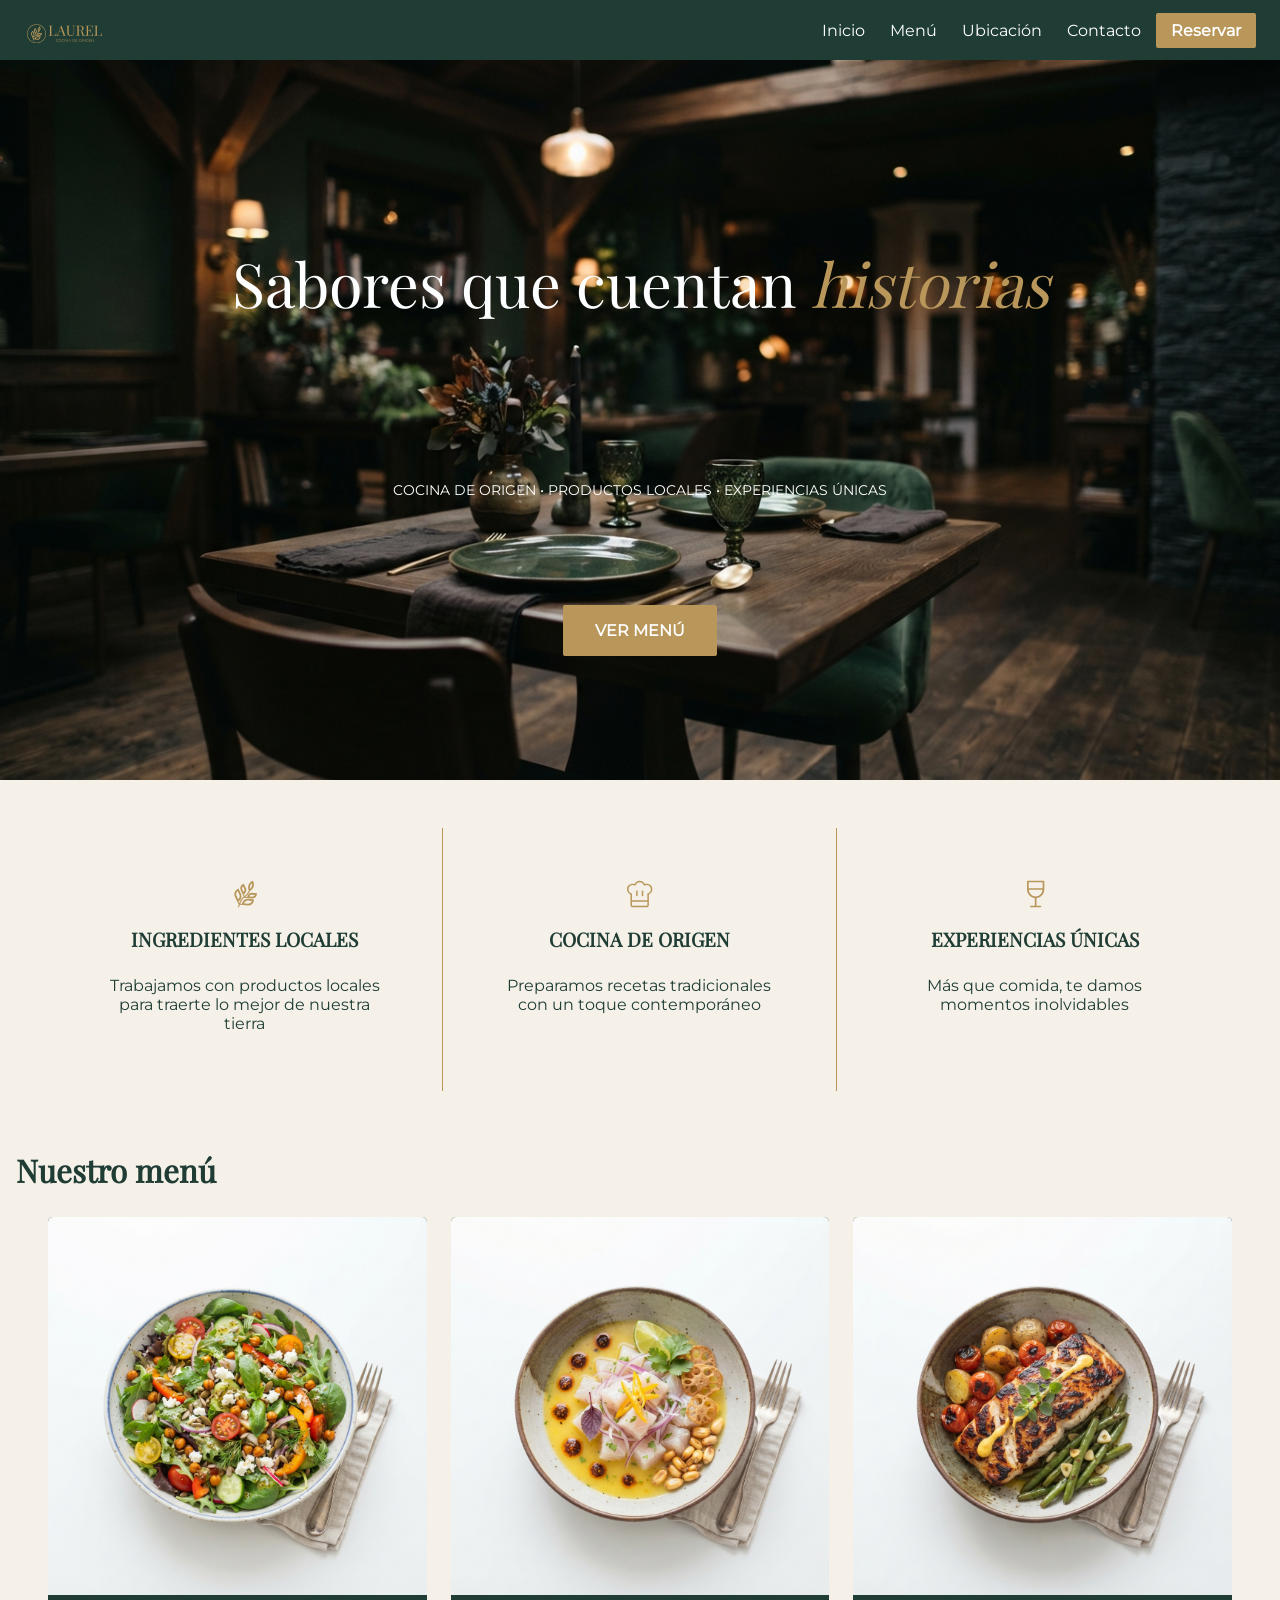
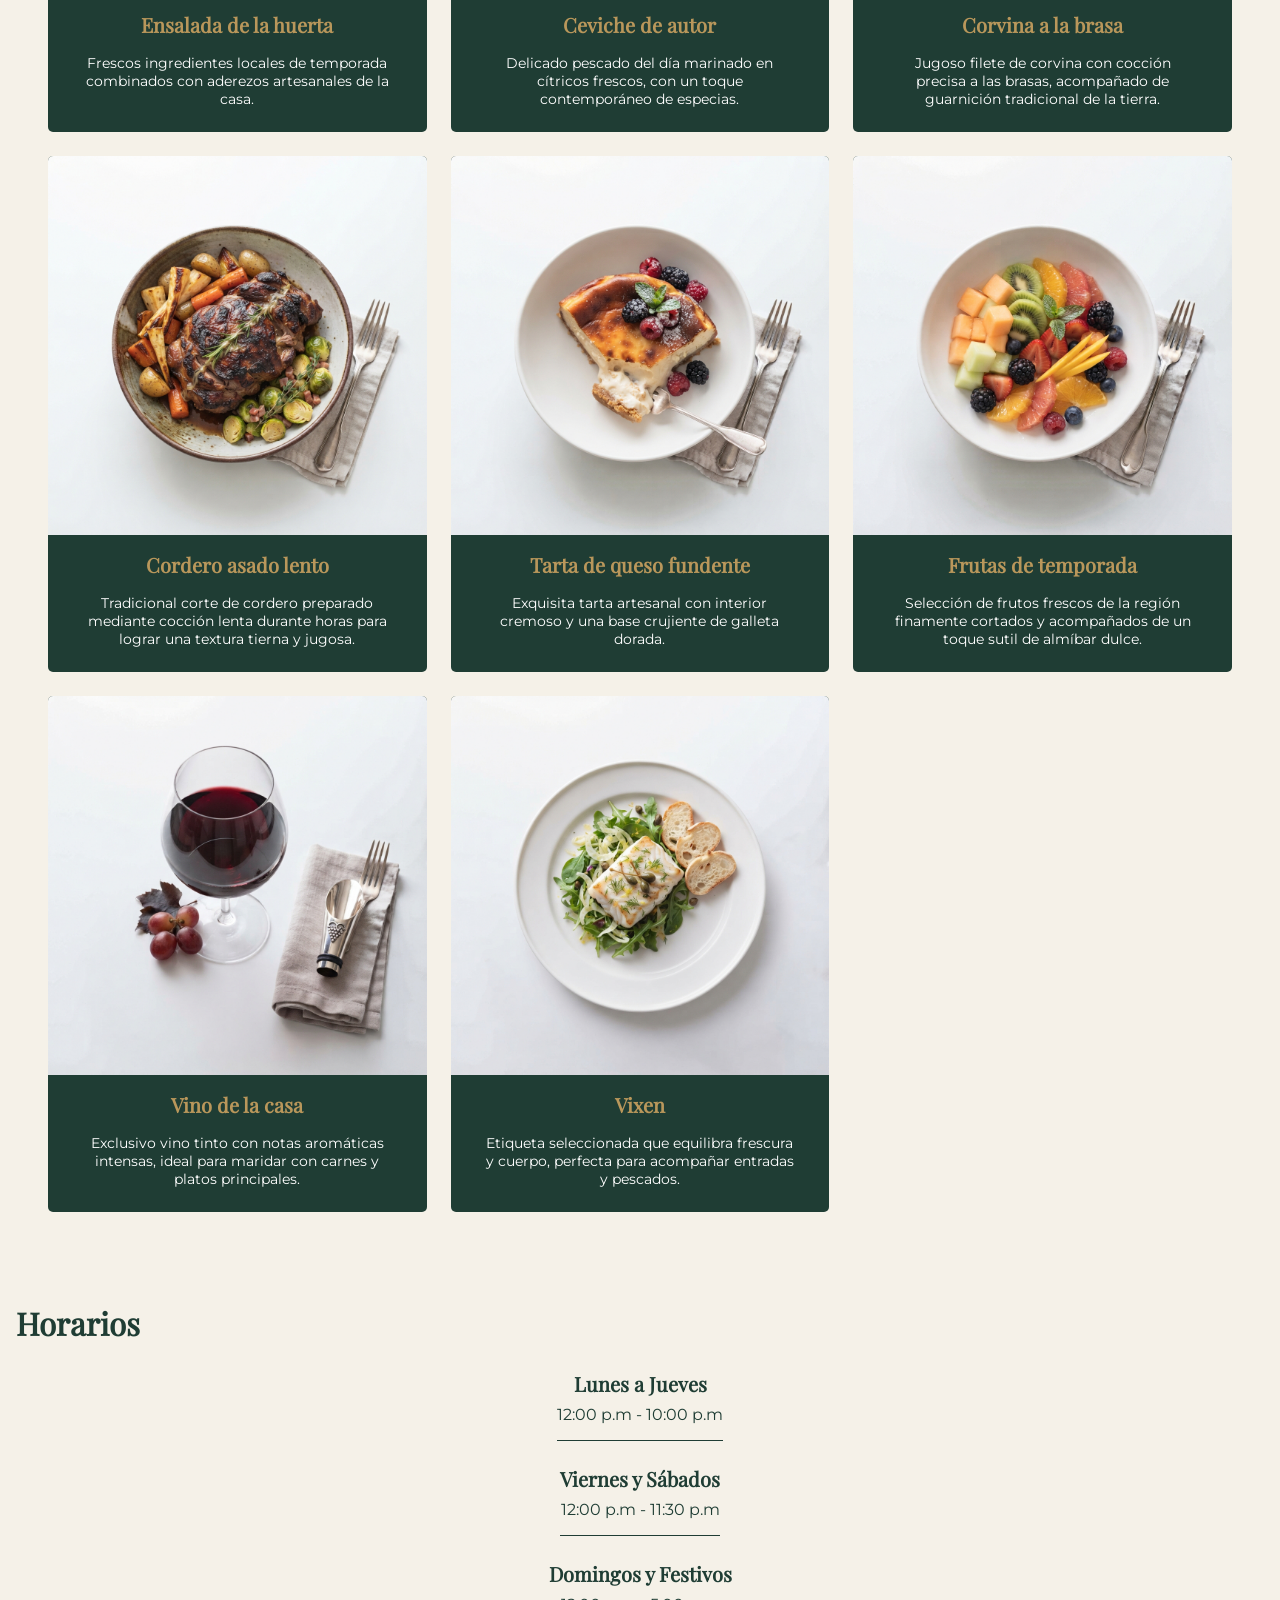
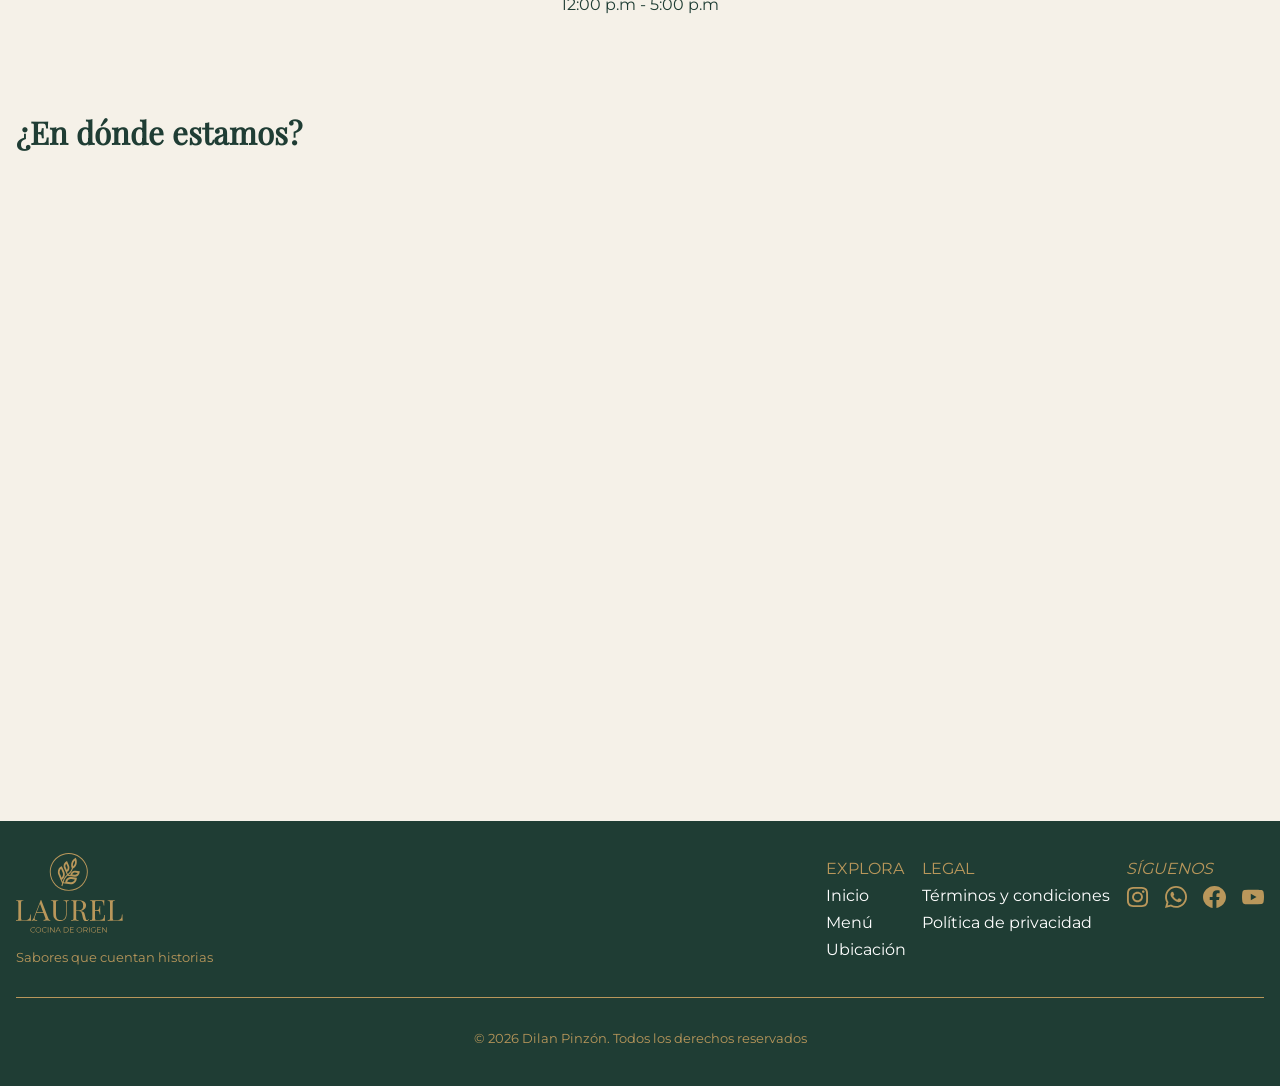
<file: index.html>
<!DOCTYPE html>
<html lang="es">
    <head>
        <meta charset="UTF-8">
        <meta name="viewport" content="width=device-width, initial-scale=1.0">
        <meta name="description" content="Restaurante Laurel. Sabores que cuentan historias. Disfruta de nuestra cocina de origen con productos locales y experiencias únicas.">
        <title>Restaurante Laurel | Cocina de Origen</title>
        <link rel="stylesheet" href="styles.css">
    </head>
    <body>
        <header>
            <img src="Logo2.svg" class="logo" alt="Logo de Restaurante Laurel">
            <nav id="navbar">
                <div class="nav-links" id="nav-links">
                    <a class="nav-link" href="#inicio">Inicio</a>
                    <a class="nav-link" href="#menu">Menú</a>
                    <a class="nav-link" href="#ubicacion">Ubicación</a>
                    <a class="nav-link" href="#footer">Contacto</a>
                </div>
                <button class="nav-button" id="btn-reservar" aria-haspopup="dialog" aria-controls="reserva-modal">Reservar</button>
                <a class="menu-toggle" id="menu-toggle" aria-expanded="false" aria-controls="nav-links"><img src="icons/Menu.svg"></a>
            </nav>
        </header>

        <div id="reserva-modal" class="modal" aria-hidden="true" role="dialog" aria-labelledby="modal-title" aria-modal="true">
            <div class="modal-content">
                <button class="close-modal" id="close-modal" aria-label="Cerrar ventana de reserva">&times;</button>
                <h2 id="modal-title">Reserva tu mesa</h2>
                <p>Déjanos tus datos y prepararemos una experiencia inolvidable para ti.</p>
                <form id="reserva-form">
                    <div class="form-group">
                        <label for="nombre">Nombre completo</label>
                        <input type="text" id="nombre" name="nombre" required>
                    </div>
                    <div class="form-group">
                        <label for="email">Correo electrónico</label>
                        <input type="email" id="email" name="email" required>
                    </div>
                    <div class="form-row">
                        <div class="form-group">
                            <label for="fecha">Fecha</label>
                            <input type="date" id="fecha" name="fecha" required>
                        </div>
                        <div class="form-group">
                            <label for="hora">Hora</label>
                            <input type="time" id="hora" name="hora" required>
                        </div>
                    </div>
                    <div class="form-group">
                        <label for="personas">Número de personas</label>
                        <input type="number" id="personas" name="personas" min="1" max="20" required>
                    </div>
                    <button type="submit" class="cta submit-btn">Confirmar Reserva</button>
                </form>
            </div>
        </div>

        <main>
            <section class="hero">
                <h1>Sabores que cuentan <span class="important">historias</span></h1>
                <p class="description">COCINA DE ORIGEN<span class="text-divider" aria-hidden="true"> • </span>PRODUCTOS LOCALES<span class="text-divider" aria-hidden="true"> • </span>EXPERIENCIAS ÚNICAS</p>
                <a href="#menu" class="cta">VER MENÚ</a>
            </section>
            <section id="inicio">
                <div class="card">
                    <img class="card-icon" src="icons/herb.svg" alt="" aria-hidden="true">
                    <h2 class="card-title">INGREDIENTES LOCALES</h2>
                    <p>Trabajamos con productos locales para traerte lo mejor de nuestra tierra</p>
                </div>
                <div class="card">
                    <img class="card-icon" src="icons/chef.svg" alt="" aria-hidden="true">
                    <h2 class="card-title">COCINA DE ORIGEN</h2>
                    <p>Preparamos recetas tradicionales con un toque contemporáneo</p>
                </div>
                <div class="card">
                    <img class="card-icon" src="icons/wine.svg" alt="" aria-hidden="true">
                    <h2 class="card-title">EXPERIENCIAS ÚNICAS</h2>
                    <p>Más que comida, te damos momentos inolvidables</p>
                </div>
            </section>
            <section id="menu">
                <h2>Nuestro menú</h2>  
                <div class="grid-container">
                    <div class="food-card">
                        <img class="food-image" src="images/ensalada-de-la-huerta.jfif" alt="Plato de ensalada de la huerta con ingredientes frescos">
                        <h3 class="food-title">Ensalada de la huerta</h3>
                        <p class="food-text">Frescos ingredientes locales de temporada combinados con aderezos artesanales de la casa.</p>
                    </div>
                    <div class="food-card">
                        <img class="food-image" src="images/ceviche-de-autor.jfif" alt="Plato de ceviche de autor marinado en cítricos">
                        <h3 class="food-title">Ceviche de autor</h3>
                        <p class="food-text">Delicado pescado del día marinado en cítricos frescos, con un toque contemporáneo de especias.</p>
                    </div>
                    <div class="food-card">
                        <img class="food-image" src="images/corvina-a-la-brasa.jfif" alt="Filete de corvina cocinado a las brasas">
                        <h3 class="food-title">Corvina a la brasa</h3>
                        <p class="food-text">Jugoso filete de corvina con cocción precisa a las brasas, acompañado de guarnición tradicional de la tierra.</p>
                    </div>
                    <div class="food-card">
                        <img class="food-image" src="images/cordero-asado-lento.jfif" alt="Corte de cordero asado a fuego lento">
                        <h3 class="food-title">Cordero asado lento</h3>
                        <p class="food-text">Tradicional corte de cordero preparado mediante cocción lenta durante horas para lograr una textura tierna y jugosa.</p>
                    </div>
                    <div class="food-card">
                        <img class="food-image" src="images/tarta-de-queso-fundente.jfif" alt="Rebanada de tarta de queso artesanal">
                        <h3 class="food-title">Tarta de queso fundente</h3>
                        <p class="food-text">Exquisita tarta artesanal con interior cremoso y una base crujiente de galleta dorada.</p>
                    </div>
                    <div class="food-card">
                        <img class="food-image" src="images/frutas-de-temporada.jfif" alt="Selección de frutas frescas de temporada">
                        <h3 class="food-title">Frutas de temporada</h3>
                        <p class="food-text">Selección de frutos frescos de la región finamente cortados y acompañados de un toque sutil de almíbar dulce.</p>
                    </div>
                    <div class="food-card">
                        <img class="food-image" src="images/vino-de-la-casa.jfif" alt="Copa de vino tinto de la casa">
                        <h3 class="food-title">Vino de la casa</h3>
                        <p class="food-text">Exclusivo vino tinto con notas aromáticas intensas, ideal para maridar con carnes y platos principales.</p>
                    </div>
                    <div class="food-card">
                        <img class="food-image" src="images/vixen.jfif" alt="Botella de vino blanco Vixen">
                        <h3 class="food-title">Vixen</h3>
                        <p class="food-text">Etiqueta seleccionada que equilibra frescura y cuerpo, perfecta para acompañar entradas y pescados.</p>
                    </div>
                </div>      
            </section>
            <section id="horarios">
                <h2>Horarios</h2>
                <div class="center-vertical-divider">
                    <div>
                        <h3 class="text-center">Lunes a Jueves</h3>
                        <p class="bottom-line text-center">12:00 p.m - 10:00 p.m</p>
                    </div>
                    <div>
                        <h3 class="text-center">Viernes y Sábados</h3>
                        <p class="bottom-line text-center">12:00 p.m - 11:30 p.m</p>
                    </div>
                    <div>
                        <h3 class="text-center">Domingos y Festivos</h3>
                        <p class="text-center">12:00 p.m - 5:00 p.m</p>
                    </div>
                </div>
            </section>
            <section id="ubicacion">
                <h2>¿En dónde estamos?</h2>
                <div class="map-container">
                    <iframe class="mapa" title="Mapa con la ubicación de Restaurante Laurel" src="https://www.google.com/maps/embed?pb=!1m18!1m12!1m3!1d3272.111221530778!2d-56.183114289463575!3d-34.90365827328588!2m3!1f0!2f0!3f0!3m2!1i1024!2i768!4f13.1!3m3!1m2!1s0x959f802c9e7279ed%3A0x1894df2fbc546c76!2sAv.%2018%20de%20Julio%2C%20Montevideo%2C%20Departamento%20de%20Montevideo%2C%20Uruguay!5e0!3m2!1ses-419!2sco!4v1788570484168!5m2!1ses-419!2sco" width="600" height="450" style="border:0;" allowfullscreen="" loading="lazy" referrerpolicy="strict-origin-when-cross-origin"></iframe>
                </div>
            </section>
        </main>
        <footer id="footer">
            <div class="footer-main">
                <div class="vertical-divider">
                    <img src="icons/Logo.svg" class="footer-logo" alt="Logo de Restaurante Laurel">
                    <div class="divider">
                        <span class="legend">Sabores que cuentan historias</span>
                    </div>
                </div>
                <div class="divider">
                    <div class="footer-section" id="explora">
                        <span>EXPLORA</span>
                        <a href="#inicio">Inicio</a>
                        <a href="#menu">Menú</a>
                        <a href="#ubicacion">Ubicación</a>
                    </div>
                    <div class="footer-section" id="legal">
                        <span>LEGAL</span>
                        <a href="#terminos">Términos y condiciones</a>
                        <a href="#privacidad">Política de privacidad</a>
                    </div>
                    <address class="footer-section" id="siguenos">
                        <span>SÍGUENOS</span>
                        <div class="divider">
                            <a href="https://instagram.com" aria-label="Visitar nuestro perfil de Instagram">
                                <img src="icons/Instagram.svg" class="icon" alt="" aria-hidden="true">
                            </a>
                            <a href="https://whatsapp.com" aria-label="Contactarnos a través de WhatsApp">
                                <img src="icons/whatsapp.svg" class="icon" alt="" aria-hidden="true">
                            </a>
                            <a href="https://facebook.com" aria-label="Visitar nuestra página de Facebook">
                                <img src="icons/facebook.svg" class="icon" alt="" aria-hidden="true">
                            </a>
                            <a href="https://youtube.com" aria-label="Visitar nuestro canal de YouTube">
                                <img src="icons/youtube.svg" class="icon" alt="" aria-hidden="true">
                            </a>
                        </div>
                    </address>
                </div>
            </div>
            <hr>
            <p class="legend">© 2026 Dilan Pinzón. Todos los derechos reservados</p>
        </footer>
        <script src="script.js"></script>
    </body>
</html>
</file>
<file: styles.css>
:root {
  --primary500: #1F3D34;
  --secondary500: #B9975B;
  --secondary700: #9c7f4b;
}

@font-face {
  font-family: 'Montserrat';
  src: url('fonts/Montserrat-Regular.ttf') format('truetype');
  font-weight: normal;
  font-style: normal;
  font-display: swap;
}

@font-face {
  font-family: "Playfair Display";
  src: url('fonts/PlayfairDisplay-Regular.ttf') format('truetype');
  font-weight: normal;
  font-style: normal;
  font-display: swap;
}

html {
  scroll-behavior: smooth;
  font-size: 14px;
}

* {
  box-sizing: border-box;
}

body {
  width: 100%;
  margin: 0;
  color: var(--primary500);
  font-family: 'Montserrat', sans-serif;
  background-color: #f5f1e8;
}

h1 {
  text-align: center;
  color: #fcfeff;
  font-family: "Playfair Display", serif;
  font-size: 3.815rem;
  font-weight: 100;
  opacity: 0;
  animation: fadeInSlideUp 1s ease-out forwards;
}

h2 {
  font-family: "Playfair Display", serif;
  color: var(--primary500);
  font-weight: bold;
  font-size: 1.953rem;
}

h3 {
  font-family: "Playfair Display", serif;
  font-size: 1.25rem;
  margin: 0;
}

p {
  margin: 0.5rem 0;
}

a {
  display: flex;
  align-items: center;
  text-align: center;
  text-decoration: none;
  color: white;
  transition: color 0.3s ease;
}

a:hover:not(.cta, .nav-button) {
  color: var(--secondary500);
}

hr {
  margin: 2rem auto;
  border: none;
  border-bottom: 1px solid var(--secondary500);
}

header {
  position: fixed;
  top: 0;
  left: 0;
  margin: 0;
  padding: 0 24px;
  height: 60px;
  display: flex;
  justify-content: space-between;
  align-items: center;
  width: 100%;
  background-color: var(--primary500);
  z-index: 1000;
}

.logo {
  height: 40px;
  transition: transform 0.3s ease;
}

.logo:hover {
  transform: scale(1.05);
}

nav {
  display: flex;
  align-items: center;
  gap: 15px;
}

.nav-links {
  display: flex;
  flex-direction: column;
  position: absolute;
  top: 60px;
  left: 0;
  width: 100%;
  background-color: var(--primary500);
  visibility: hidden;
  opacity: 0;
  transform: translateY(-10px);
  transition: all 0.3s ease;
  padding: 1rem 0;
  box-shadow: 0 10px 15px rgba(0,0,0,0.2);
}

.nav-links.active {
  visibility: visible;
  opacity: 1;
  transform: translateY(0);
}

.nav-links a {
  padding: 15px 24px;
  width: 100%;
  justify-content: center;
}

.menu-toggle {
  cursor: pointer;
  transition: all 0.3s ease;
}

.menu-toggle:hover {
  scale: 1.2
}

.nav-button {
  text-decoration: none;
  display: flex;
  padding: 8px 15px;
  background-color: var(--secondary500);
  border: none;
  border-radius: 2px;
  color: white;
  align-items: center;
  text-align: center;
  font-family: 'Montserrat', sans-serif;
  font-weight: bold;
  font-size: 1rem;
  cursor: pointer;
  transition: transform 0.3s ease, background-color 0.3s ease;
}

.nav-button:hover {
  background-color: var(--secondary700);
  transform: scale(1.05);
}

.modal {
  position: fixed;
  top: 0;
  left: 0;
  width: 100%;
  height: 100%;
  background-color: rgba(31, 61, 52, 0.85);
  z-index: 2000;
  display: flex;
  justify-content: center;
  align-items: center;
  visibility: hidden;
  opacity: 0;
  transition: visibility 0.3s, opacity 0.3s ease;
}

.modal.show {
  visibility: visible;
  opacity: 1;
}

.modal-content {
  background-color: #f5f1e8;
  padding: 2.5rem;
  border-radius: 5px;
  width: 90%;
  max-width: 500px;
  position: relative;
  transform: translateY(-30px);
  transition: transform 0.3s ease;
  box-shadow: 0 15px 30px rgba(0,0,0,0.3);
}

.modal.show .modal-content {
  transform: translateY(0);
}

.close-modal {
  position: absolute;
  top: 15px;
  right: 20px;
  background: none;
  border: none;
  font-size: 2rem;
  color: var(--primary500);
  cursor: pointer;
  transition: color 0.3s ease;
}

.close-modal:hover {
  color: var(--secondary500);
}

#reserva-form {
  display: flex;
  flex-direction: column;
  gap: 1.2rem;
  margin-top: 1.5rem;
}

.form-group {
  display: flex;
  flex-direction: column;
  gap: 0.3rem;
}

.form-row {
  display: grid;
  grid-template-columns: 1fr 1fr;
  gap: 1rem;
}

#reserva-form label {
  font-weight: bold;
  font-size: 0.9rem;
}

#reserva-form input {
  padding: 0.8rem;
  border: 1px solid #ccc;
  border-radius: 3px;
  font-family: 'Montserrat', sans-serif;
  background-color: white;
  color: var(--primary500);
}

#reserva-form input:focus {
  outline: none;
  border-color: var(--secondary500);
  box-shadow: 0 0 0 2px rgba(185, 151, 91, 0.2);
}

.submit-btn {
  width: 100%;
  border: none;
  justify-content: center;
  cursor: pointer;
  margin-top: 1rem;
  font-size: 1rem;
  animation: none;
}

section {
  padding: 1rem;
  margin-bottom: 2rem;
  scroll-margin-top: 80px;
}

section:target, 
div:target {
  animation: targetFadeIn 0.8s ease-out forwards;
}

.hero {
  display: flex;
  padding: 1rem;
  flex-direction: column;
  justify-content: space-evenly;
  align-items: center;
  padding-top: 24px;
  background-image: url('images/background.jfif');
  background-repeat: no-repeat;
  background-size: cover;
  background-position: center;
  width: 100%;
  height: 80vh;
  margin-top: 60px;
}

.important {
  color: var(--secondary500);
  font-style: italic;
}

.description {
  width: 80%;
  color: white;
  margin: 0 auto;
  text-align: center;
  font-size: 0.85rem;
  opacity: 0;
  animation: fadeInSlideUp 1s ease-out 0.3s forwards;
}

.cta {
  text-decoration: none;
  display: flex;
  padding: 1rem 2rem;
  background-color: var(--secondary500);
  border-radius: 2px;
  color: white;
  align-items: center;
  text-align: center;
  font-weight: bold;
  transition: background-color 0.3s ease, transform 0.3s ease;
  animation: pulse 2s infinite;
}

.cta:hover {
  background-color: var(--secondary700);
  transform: translateY(-3px);
  animation: none;
}

#inicio {
  margin: 0 2rem;
  display: grid;
  grid-template-columns: 1fr;
  justify-items: center;
}

.card {
  display: flex;
  flex-direction: column;
  padding: 50px;
  border-bottom: 1px solid var(--secondary500);
  max-width: 256px;
  align-items: center;
  text-align: center;
  transition: transform 0.3s ease;
}

.card:last-child {
  border-bottom: none;
}

.card:hover {
  transform: translateY(-10px);
}

.card-icon {
  height: 2rem;
  transition: transform 0.3s ease;
}

.card:hover .card-icon {
  transform: scale(1.1) rotate(5deg);
}

.card-title {
  font-size: 1.2rem;
}

.grid-container {
  display: grid;
  gap: 1.5rem;
  grid-template-columns: 1fr;
  margin: 0 2rem;
}

.food-card {
  display: flex;
  flex-direction: column;
  align-items: center;
  background-color: var(--primary500);
  border-radius: 5px;
  overflow: hidden;
  transition: transform 0.3s ease, box-shadow 0.3s ease;
}

.food-card:hover {
  transform: scale(1.03);
  box-shadow: 0px 10px 20px rgba(0, 0, 0, 0.2);
}

.food-title {
  text-align: center;
  color: var(--secondary500);
  margin: 1rem 0 0.5rem 0;
}

.food-text {
  width: 90%;
  padding: 0 1rem 1rem 1rem;
  color: white;
  text-align: center;
  font-size: 0.9rem;
}

.food-image {
  width: 100%;
  aspect-ratio: 1 / 1;
  object-fit: cover;
  transition: opacity 0.3s ease;
}

.center-vertical-divider {
  display: flex;
  flex-direction: column;
  align-items: center;
  gap: 1rem;
}

.text-center {
  text-align: center;
}

.bottom-line {
  border-bottom: 1px solid var(--primary500);
  padding-bottom: 1rem;
}

.map-container {
  display: flex;
  justify-content: center;
  margin-bottom: 2rem;
}

.mapa {
  width: 80%;
  height: auto;
  aspect-ratio: 16 / 9;
}

footer {
  padding: 2rem 1rem;
  background-color: var(--primary500);
  color: var(--secondary500);
}

.footer-main {
  display: flex;
  flex-direction: column;
  gap: 2rem;
  align-items: center;
}

.divider {
  display: flex;
  gap: 1rem;
  flex-wrap: wrap;
  justify-content: center;
}

.vertical-divider {
  display: flex;
  flex-direction: column;
  justify-content: center;
  align-items: center;
  gap: 1rem;
}

.footer-section {
  display: flex;
  flex-direction: column;
  align-items: center;
  gap: 0.5rem;
}

.footer-logo {
  height: 80px;
  transition: opacity 0.3s ease;
}

.footer-logo:hover {
  opacity: 0.7;
}

.legend {
  font-size: 0.833rem;
  text-align: center;
}

.icon {
  height: 1.4rem;
  transition: transform 0.3s ease;
}

.icon:hover {
  transform: scale(1.2);
}

@keyframes fadeInSlideUp {
  from {
    opacity: 0;
    transform: translateY(30px);
  }
  to {
    opacity: 1;
    transform: translateY(0);
  }
}

@keyframes pulse {
  0% {
    box-shadow: 0 0 0 0 rgba(185, 151, 91, 0.7);
  }
  70% {
    box-shadow: 0 0 0 10px rgba(185, 151, 91, 0);
  }
  100% {
    box-shadow: 0 0 0 0 rgba(185, 151, 91, 0);
  }
}

@keyframes targetFadeIn {
  from {
    opacity: 0;
    transform: translateY(20px);
  }
  to {
    opacity: 1;
    transform: translateY(0);
  }
}

@media only screen and (min-width: 420px) {
  .grid-container {
    grid-template-columns: 1fr 1fr;
  }
}

@media only screen and (min-width: 768px) {
  html {
    font-size: 16px;
  }
  .description {
    width: 40%;
  }
  .nav-links {
    position: static;
    visibility: visible;
    opacity: 1;
    transform: translateY(0);
    flex-direction: row;
    background-color: transparent;
    box-shadow: none;
    padding: 0;
    gap: 25px;
    width: auto;
  }
  .nav-links a {
    padding: 0;
    width: auto;
  }
  .menu-toggle {
    display: none;
  }
  #inicio {
    grid-template-columns: 1fr 1fr 1fr;
  }
  .card {
    border-bottom: none;
    border-right: 1px solid var(--secondary500);
    max-width: 100%;
  }
  .card:last-child {
    border-right: none;
  }
  .grid-container {
    grid-template-columns: 1fr 1fr 1fr;
  }
  .footer-main {
    flex-direction: row;
    justify-content: space-between;
  }
  .vertical-divider, .footer-section {
    align-items: flex-start;
  }
}
</file>
